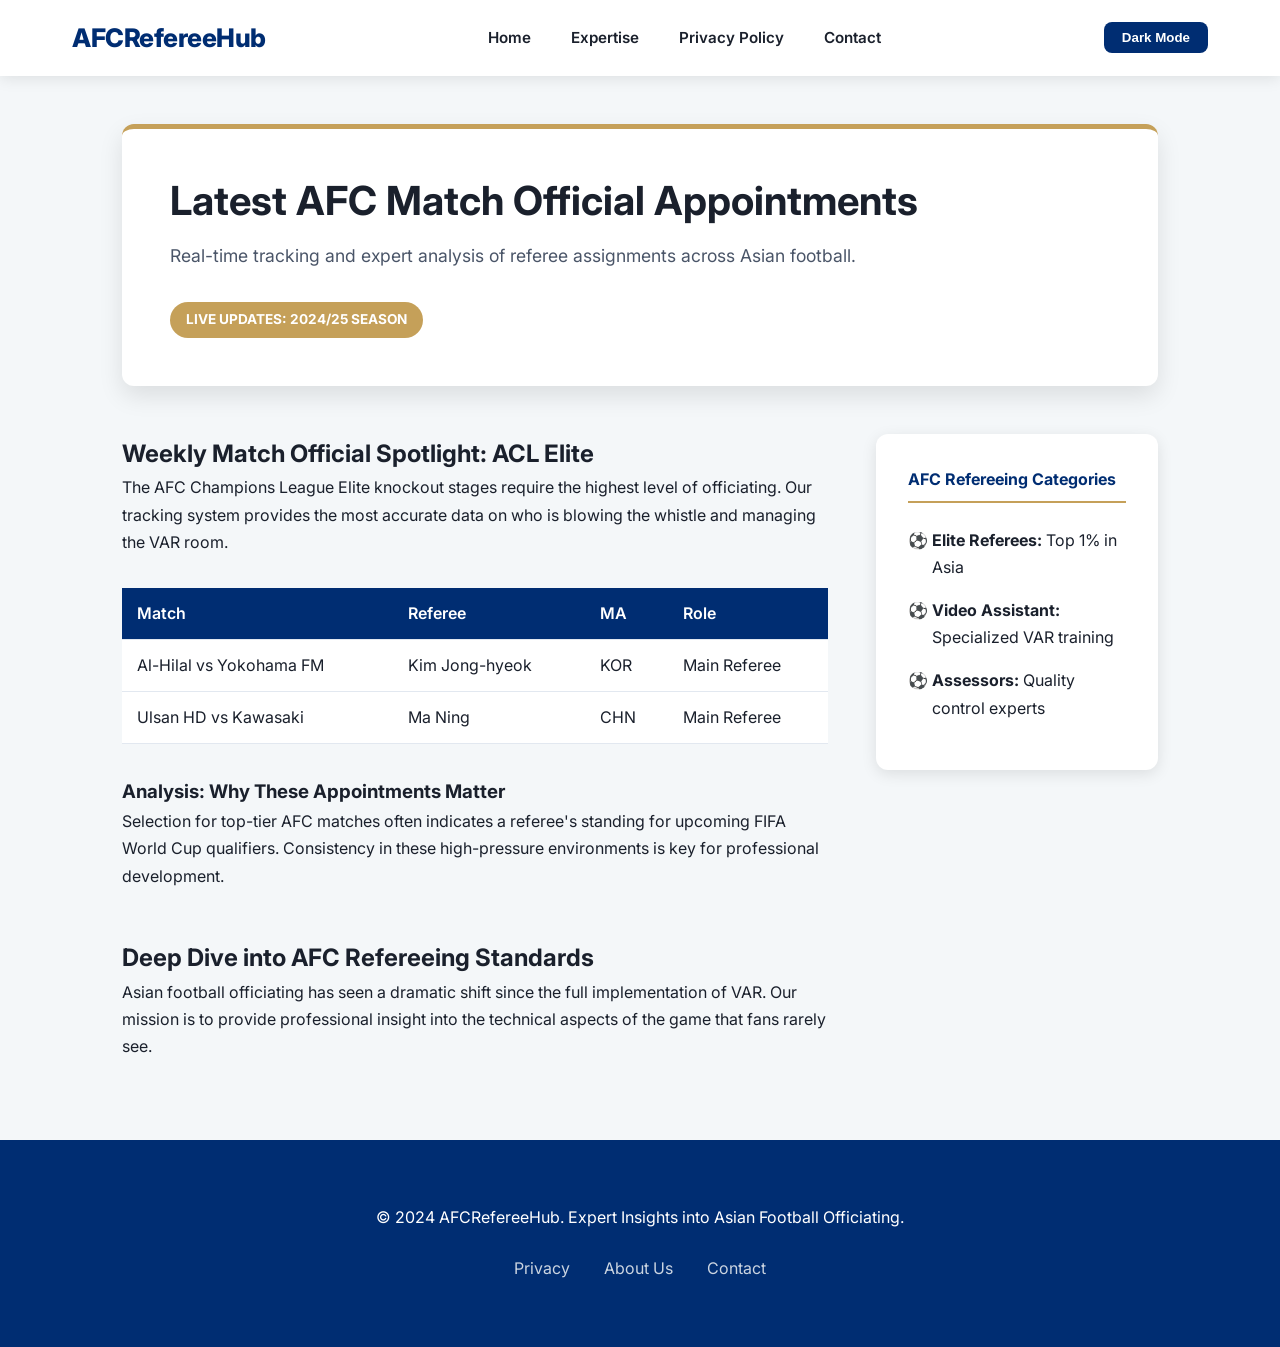
<file: index.html>
<!DOCTYPE html>
<html lang="en">
<head>
    <meta charset="UTF-8">
    <meta name="viewport" content="width=device-width, initial-scale=1.0">
    <title>AFC Referee Appointments Tracker | Official Match Officials Insights</title>
    <meta name="description" content="Exclusive updates and analysis on referee appointments for AFC Champions League, Asian Cup, and major Asian football tournaments. Provided by industry experts.">
    <link rel="stylesheet" href="style.css">
    <link href="https://fonts.googleapis.com/css2?family=Inter:wght@400;600;700&display=swap" rel="stylesheet">
</head>
<body>
    <header>
        <nav class="navbar">
            <div class="logo">AFCRefereeHub</div>
            <ul class="nav-links">
                <li><a href="index.html">Home</a></li>
                <li><a href="about.html">Expertise</a></li>
                <li><a href="privacy.html">Privacy Policy</a></li>
                <li><a href="contact.html">Contact</a></li>
            </ul>
            <button id="theme-toggle" class="theme-toggle">Dark Mode</button>
        </nav>
    </header>

    <main class="container">
        <section class="hero">
            <div class="card">
                <h1 class="title">Latest AFC Match Official Appointments</h1>
                <p class="subtitle">Real-time tracking and expert analysis of referee assignments across Asian football.</p>
                <div id="appointment-status" class="status-badge">Live Updates: 2024/25 Season</div>
            </div>
        </section>

        <section class="content-section">
            <article>
                <h2>Weekly Match Official Spotlight: ACL Elite</h2>
                <p>The AFC Champions League Elite knockout stages require the highest level of officiating. Our tracking system provides the most accurate data on who is blowing the whistle and managing the VAR room.</p>
                
                <div class="appointment-table-container">
                    <table class="data-table">
                        <thead>
                            <tr>
                                <th>Match</th>
                                <th>Referee</th>
                                <th>MA</th>
                                <th>Role</th>
                            </tr>
                        </thead>
                        <tbody>
                            <tr>
                                <td>Al-Hilal vs Yokohama FM</td>
                                <td>Kim Jong-hyeok</td>
                                <td>KOR</td>
                                <td>Main Referee</td>
                            </tr>
                            <tr>
                                <td>Ulsan HD vs Kawasaki</td>
                                <td>Ma Ning</td>
                                <td>CHN</td>
                                <td>Main Referee</td>
                            </tr>
                        </tbody>
                    </table>
                </div>

                <h3>Analysis: Why These Appointments Matter</h3>
                <p>Selection for top-tier AFC matches often indicates a referee's standing for upcoming FIFA World Cup qualifiers. Consistency in these high-pressure environments is key for professional development.</p>
            </article>

            <aside class="info-box">
                <h4>AFC Refereeing Categories</h4>
                <ul>
                    <li><strong>Elite Referees:</strong> Top 1% in Asia</li>
                    <li><strong>Video Assistant:</strong> Specialized VAR training</li>
                    <li><strong>Assessors:</strong> Quality control experts</li>
                </ul>
            </aside>
        </section>

        <section class="content-section">
            <article>
                <h2>Deep Dive into AFC Refereeing Standards</h2>
                <p>Asian football officiating has seen a dramatic shift since the full implementation of VAR. Our mission is to provide professional insight into the technical aspects of the game that fans rarely see.</p>
            </article>
        </section>
    </main>

    <footer>
        <div class="footer-content">
            <p>&copy; 2024 AFCRefereeHub. Expert Insights into Asian Football Officiating.</p>
            <div class="footer-links">
                <a href="privacy.html">Privacy</a>
                <a href="about.html">About Us</a>
                <a href="contact.html">Contact</a>
            </div>
        </div>
    </footer>

    <script src="main.js"></script>
</body>
</html>
</file>
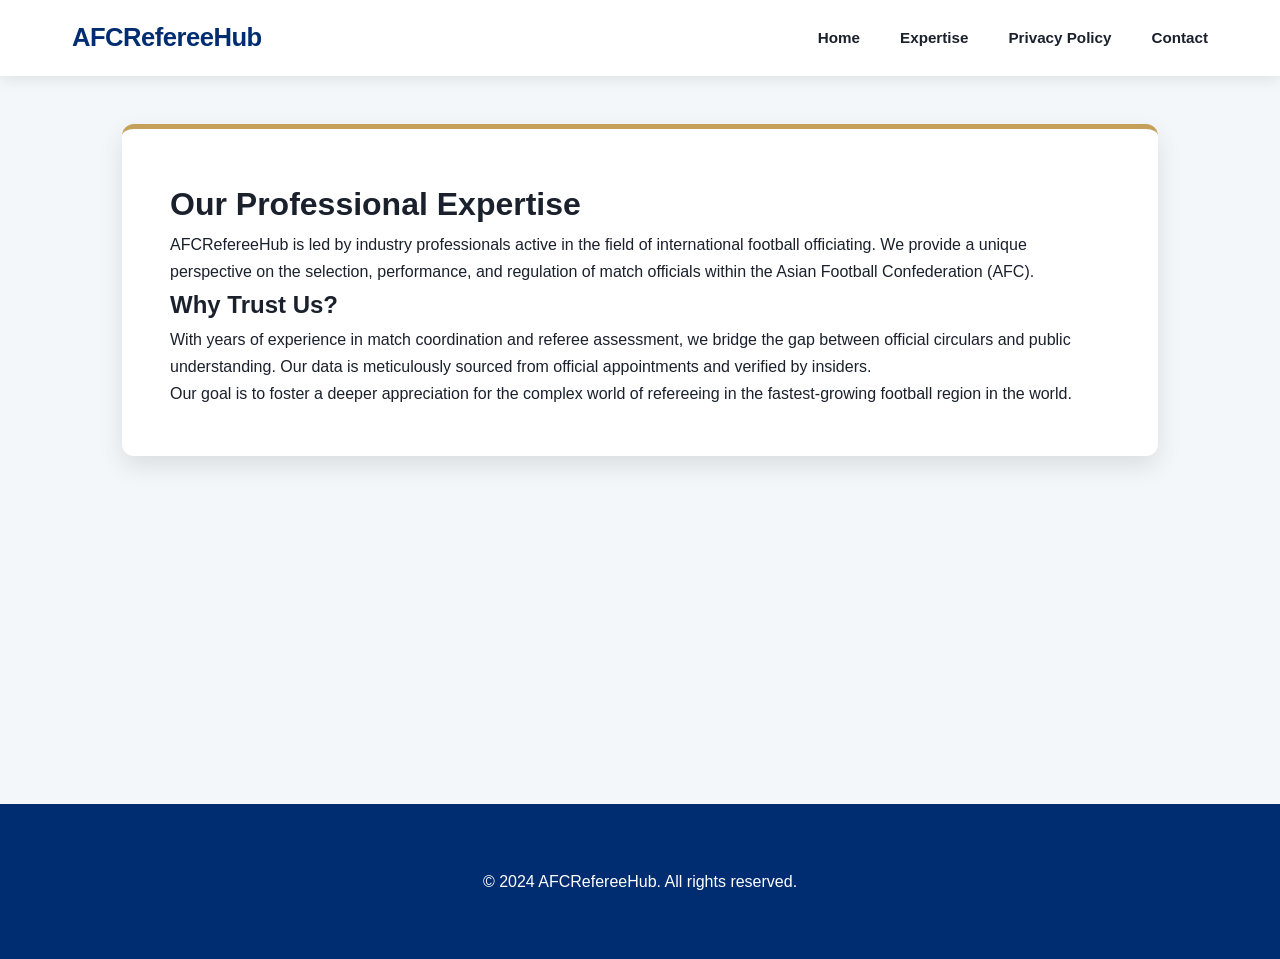
<file: about.html>
<!DOCTYPE html>
<html lang="en">
<head>
    <meta charset="UTF-8">
    <meta name="viewport" content="width=device-width, initial-scale=1.0">
    <title>About Our Expertise | AFCRefereeHub</title>
    <link rel="stylesheet" href="style.css">
</head>
<body>
    <header>
        <nav class="navbar">
            <div class="logo">AFCRefereeHub</div>
            <ul class="nav-links">
                <li><a href="index.html">Home</a></li>
                <li><a href="about.html">Expertise</a></li>
                <li><a href="privacy.html">Privacy Policy</a></li>
                <li><a href="contact.html">Contact</a></li>
            </ul>
        </nav>
    </header>

    <main class="container">
        <div class="card">
            <h1>Our Professional Expertise</h1>
            <p>AFCRefereeHub is led by industry professionals active in the field of international football officiating. We provide a unique perspective on the selection, performance, and regulation of match officials within the Asian Football Confederation (AFC).</p>
            
            <h2>Why Trust Us?</h2>
            <p>With years of experience in match coordination and referee assessment, we bridge the gap between official circulars and public understanding. Our data is meticulously sourced from official appointments and verified by insiders.</p>
            
            <p>Our goal is to foster a deeper appreciation for the complex world of refereeing in the fastest-growing football region in the world.</p>
        </div>
    </main>

    <footer>
        <p>&copy; 2024 AFCRefereeHub. All rights reserved.</p>
    </footer>
</body>
</html>
</file>
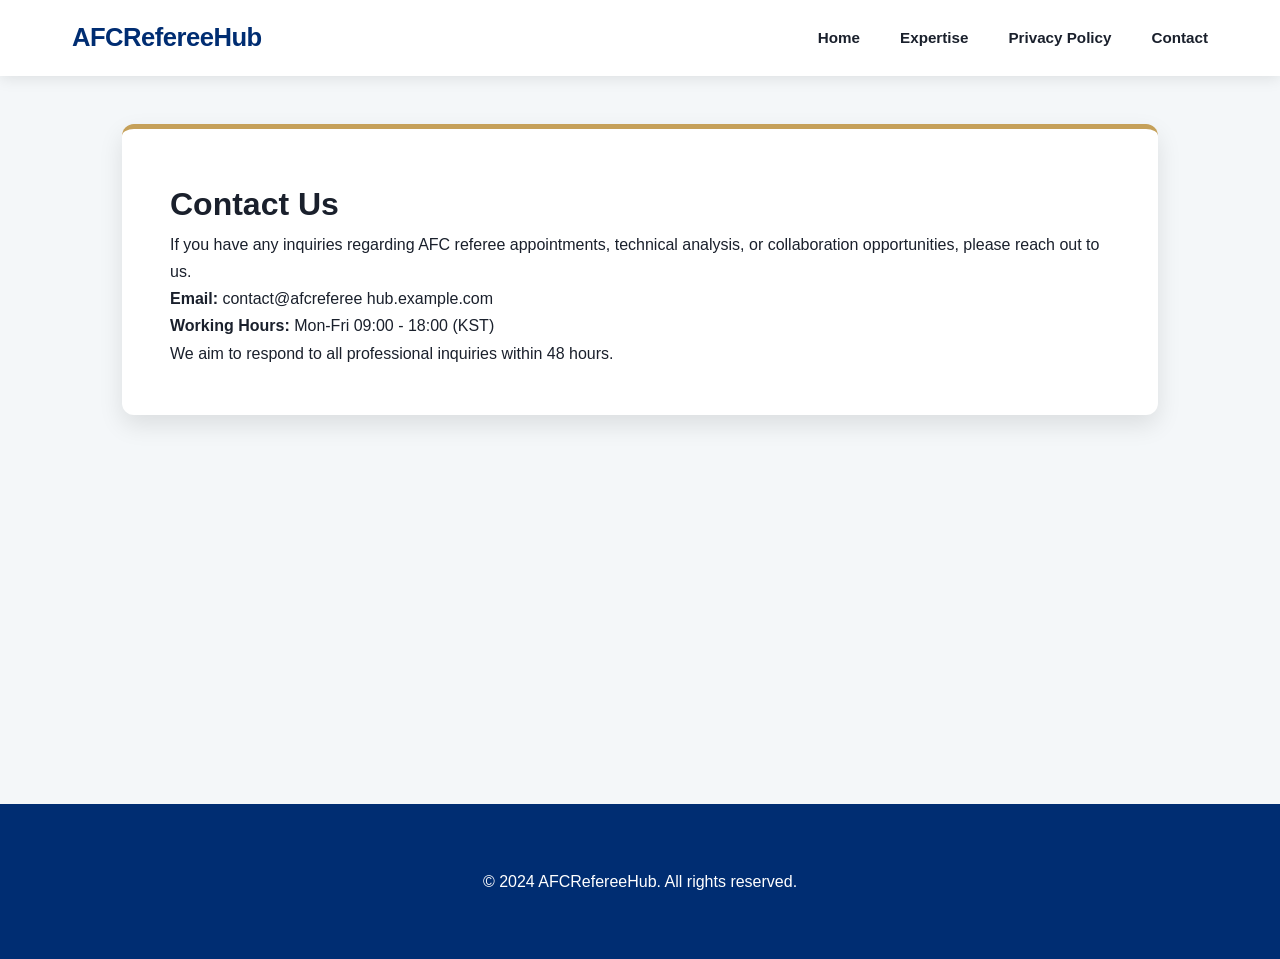
<file: contact.html>
<!DOCTYPE html>
<html lang="en">
<head>
    <meta charset="UTF-8">
    <meta name="viewport" content="width=device-width, initial-scale=1.0">
    <title>Contact Us | AFCRefereeHub</title>
    <link rel="stylesheet" href="style.css">
</head>
<body>
    <header>
        <nav class="navbar">
            <div class="logo">AFCRefereeHub</div>
            <ul class="nav-links">
                <li><a href="index.html">Home</a></li>
                <li><a href="about.html">Expertise</a></li>
                <li><a href="privacy.html">Privacy Policy</a></li>
                <li><a href="contact.html">Contact</a></li>
            </ul>
        </nav>
    </header>

    <main class="container">
        <div class="card">
            <h1>Contact Us</h1>
            <p>If you have any inquiries regarding AFC referee appointments, technical analysis, or collaboration opportunities, please reach out to us.</p>
            <div class="contact-info">
                <p><strong>Email:</strong> contact@afcreferee hub.example.com</p>
                <p><strong>Working Hours:</strong> Mon-Fri 09:00 - 18:00 (KST)</p>
            </div>
            <p>We aim to respond to all professional inquiries within 48 hours.</p>
        </div>
    </main>

    <footer>
        <p>&copy; 2024 AFCRefereeHub. All rights reserved.</p>
    </footer>
</body>
</html>
</file>
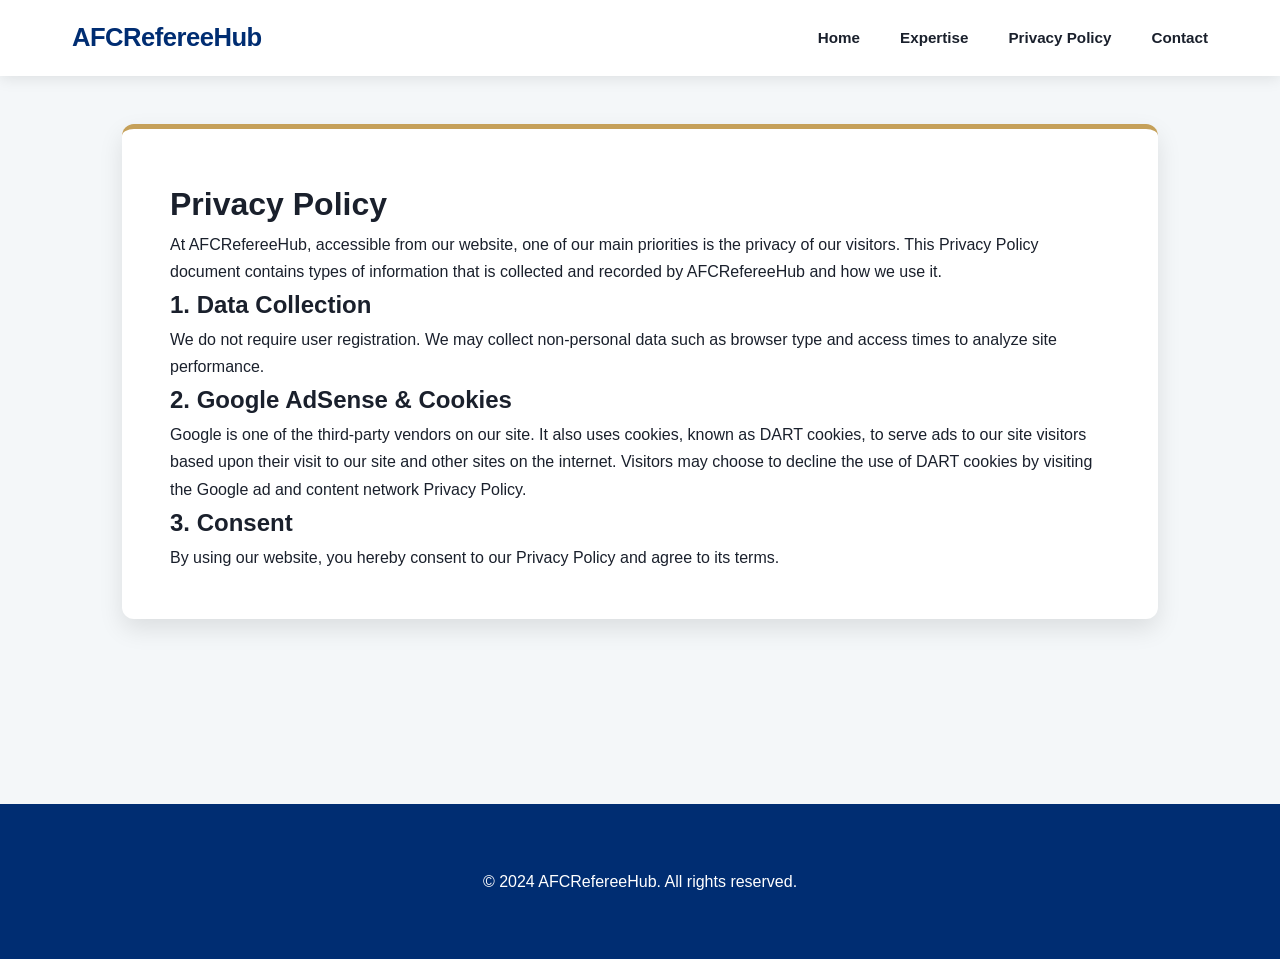
<file: privacy.html>
<!DOCTYPE html>
<html lang="en">
<head>
    <meta charset="UTF-8">
    <meta name="viewport" content="width=device-width, initial-scale=1.0">
    <title>Privacy Policy | AFCRefereeHub</title>
    <link rel="stylesheet" href="style.css">
</head>
<body>
    <header>
        <nav class="navbar">
            <div class="logo">AFCRefereeHub</div>
            <ul class="nav-links">
                <li><a href="index.html">Home</a></li>
                <li><a href="about.html">Expertise</a></li>
                <li><a href="privacy.html">Privacy Policy</a></li>
                <li><a href="contact.html">Contact</a></li>
            </ul>
        </nav>
    </header>

    <main class="container">
        <div class="card legal-content">
            <h1>Privacy Policy</h1>
            <p>At AFCRefereeHub, accessible from our website, one of our main priorities is the privacy of our visitors. This Privacy Policy document contains types of information that is collected and recorded by AFCRefereeHub and how we use it.</p>
            
            <h2>1. Data Collection</h2>
            <p>We do not require user registration. We may collect non-personal data such as browser type and access times to analyze site performance.</p>

            <h2>2. Google AdSense & Cookies</h2>
            <p>Google is one of the third-party vendors on our site. It also uses cookies, known as DART cookies, to serve ads to our site visitors based upon their visit to our site and other sites on the internet. Visitors may choose to decline the use of DART cookies by visiting the Google ad and content network Privacy Policy.</p>

            <h2>3. Consent</h2>
            <p>By using our website, you hereby consent to our Privacy Policy and agree to its terms.</p>
        </div>
    </main>

    <footer>
        <p>&copy; 2024 AFCRefereeHub. All rights reserved.</p>
    </footer>
</body>
</html>
</file>
<file: style.css>
:root {
    --bg-color: #f4f7f9;
    --card-bg: #ffffff;
    --text-color: #1a202c;
    --primary-color: #002d72; /* Navy Blue */
    --accent-color: #c5a059;  /* Gold */
    --secondary-color: #4a5568;
    --shadow: rgba(0, 0, 0, 0.1);
    --nav-bg: #ffffff;
    --footer-bg: #002d72;
    --footer-text: #ffffff;
}

body.dark-mode {
    --bg-color: #0f172a;
    --card-bg: #1e293b;
    --text-color: #f1f5f9;
    --primary-color: #38bdf8;
    --nav-bg: #1e293b;
    --shadow: rgba(0, 0, 0, 0.4);
}

* {
    box-sizing: border-box;
    margin: 0;
    padding: 0;
}

body {
    font-family: 'Inter', sans-serif;
    background-color: var(--bg-color);
    color: var(--text-color);
    line-height: 1.7;
    transition: background-color 0.3s, color 0.3s;
}

header {
    background-color: var(--nav-bg);
    box-shadow: 0 2px 15px var(--shadow);
    position: sticky;
    top: 0;
    z-index: 1000;
}

.navbar {
    display: flex;
    justify-content: space-between;
    align-items: center;
    max-width: 1200px;
    margin: 0 auto;
    padding: 1rem 2rem;
}

.logo {
    font-size: 1.6rem;
    font-weight: 800;
    color: var(--primary-color);
    letter-spacing: -0.5px;
}

.nav-links {
    display: flex;
    list-style: none;
    gap: 2.5rem;
}

.nav-links a {
    text-decoration: none;
    color: var(--text-color);
    font-weight: 600;
    font-size: 0.95rem;
    transition: color 0.2s;
}

.nav-links a:hover {
    color: var(--accent-color);
}

.container {
    max-width: 1100px;
    margin: 3rem auto;
    padding: 0 2rem;
    min-height: calc(100vh - 300px);
}

.card {
    background-color: var(--card-bg);
    padding: 3rem;
    border-radius: 12px;
    box-shadow: 0 10px 25px var(--shadow);
    border-top: 5px solid var(--accent-color);
}

.title {
    font-size: 2.5rem;
    margin-bottom: 1rem;
    line-height: 1.2;
}

.subtitle {
    color: var(--secondary-color);
    font-size: 1.1rem;
    margin-bottom: 2rem;
}

.status-badge {
    display: inline-block;
    padding: 6px 16px;
    background-color: var(--accent-color);
    color: #fff;
    border-radius: 30px;
    font-weight: 700;
    font-size: 0.85rem;
    text-transform: uppercase;
}

/* Data Table */
.appointment-table-container {
    margin: 2rem 0;
    overflow-x: auto;
}

.data-table {
    width: 100%;
    border-collapse: collapse;
    background: var(--card-bg);
}

.data-table th, .data-table td {
    padding: 12px 15px;
    text-align: left;
    border-bottom: 1px solid #e2e8f0;
}

.data-table th {
    background-color: var(--primary-color);
    color: white;
    font-weight: 600;
}

.data-table tr:hover {
    background-color: rgba(197, 160, 89, 0.05);
}

.content-section {
    display: grid;
    grid-template-columns: 2.5fr 1fr;
    gap: 3rem;
    margin-top: 3rem;
}

.info-box {
    background-color: var(--card-bg);
    padding: 2rem;
    border-radius: 12px;
    box-shadow: 0 4px 15px var(--shadow);
    height: fit-content;
}

.info-box h4 {
    margin-bottom: 1.5rem;
    color: var(--primary-color);
    border-bottom: 2px solid var(--accent-color);
    padding-bottom: 0.5rem;
}

.info-box ul {
    list-style: none;
}

.info-box li {
    margin-bottom: 1rem;
    padding-left: 1.5rem;
    position: relative;
}

.info-box li::before {
    content: "⚽";
    position: absolute;
    left: 0;
}

.theme-toggle {
    background-color: var(--primary-color);
    color: white;
    border: none;
    padding: 8px 18px;
    border-radius: 8px;
    cursor: pointer;
    font-weight: 600;
}

footer {
    background-color: var(--footer-bg);
    color: var(--footer-text);
    padding: 4rem 2rem;
    text-align: center;
    margin-top: 5rem;
}

.footer-links {
    margin-top: 1.5rem;
}

.footer-links a {
    color: #cbd5e1;
    margin: 0 15px;
    text-decoration: none;
}

@media (max-width: 768px) {
    .content-section {
        grid-template-columns: 1fr;
    }
}
</file>
